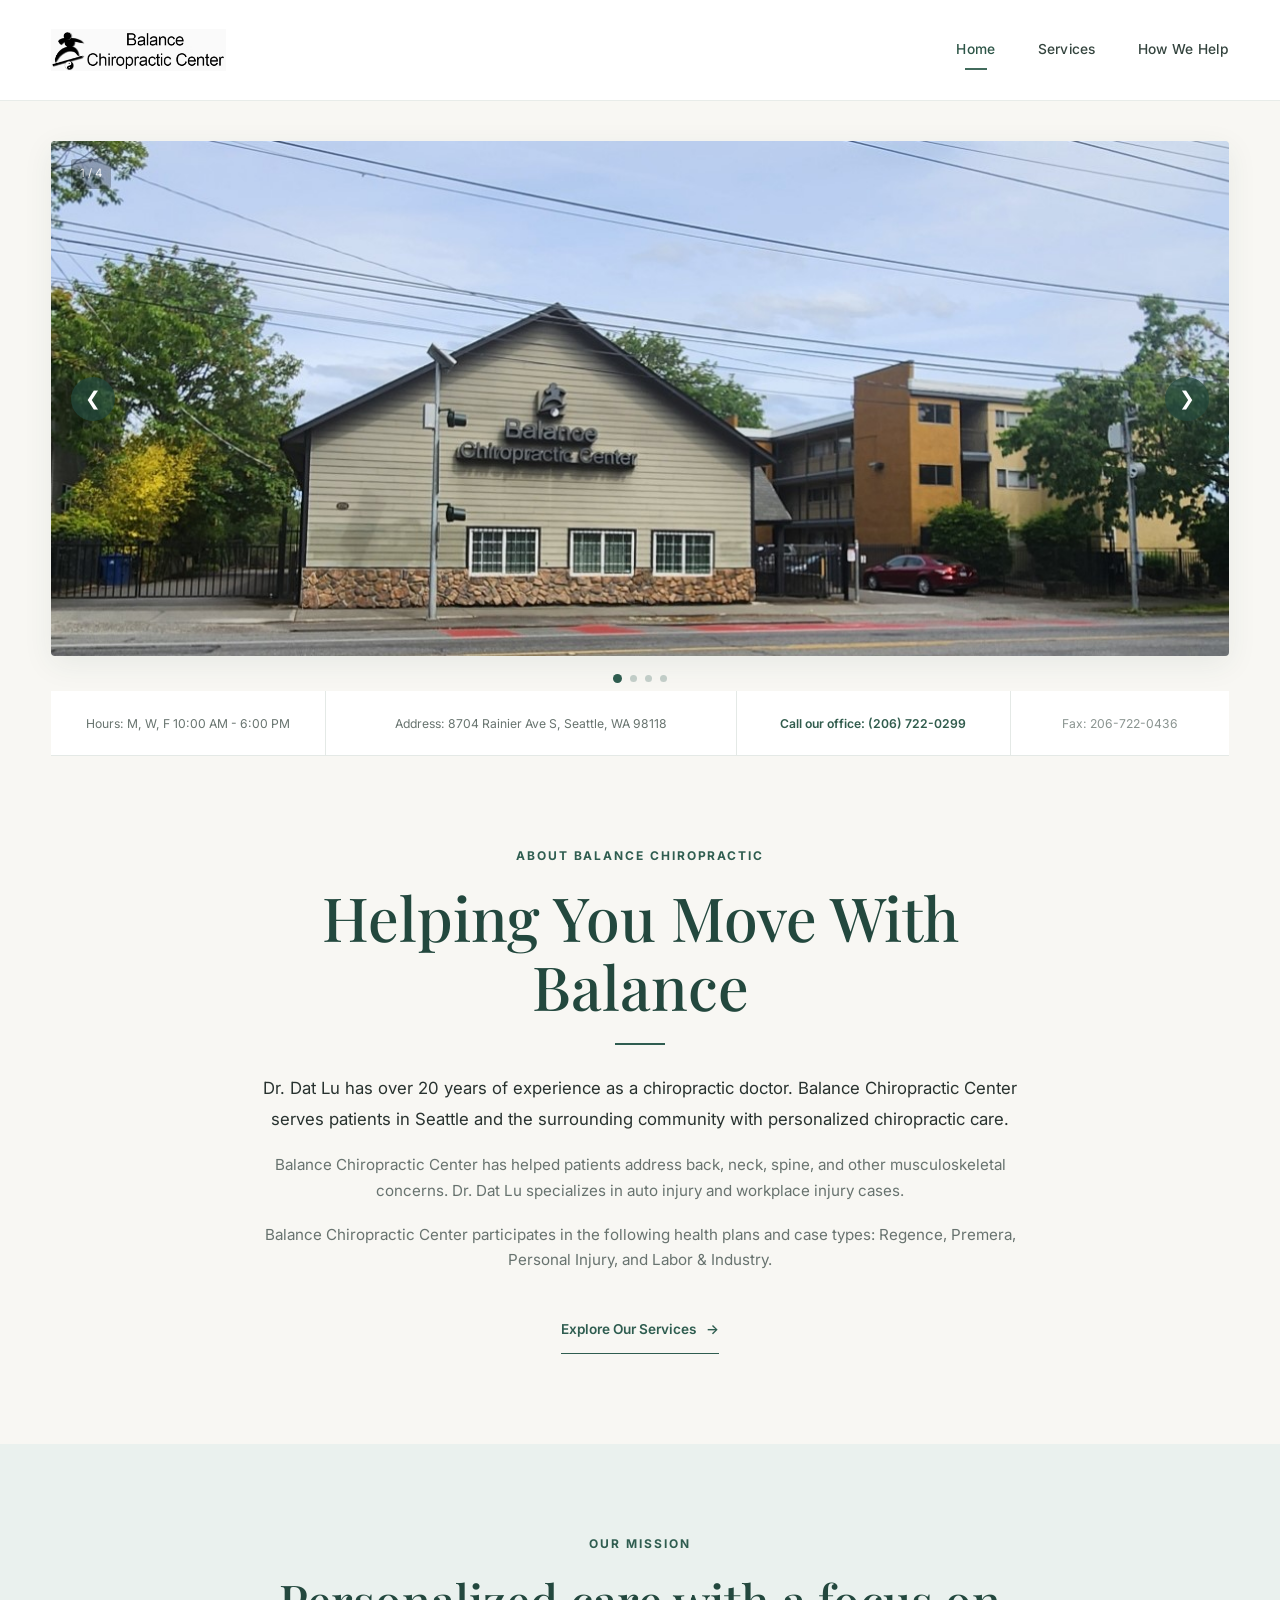
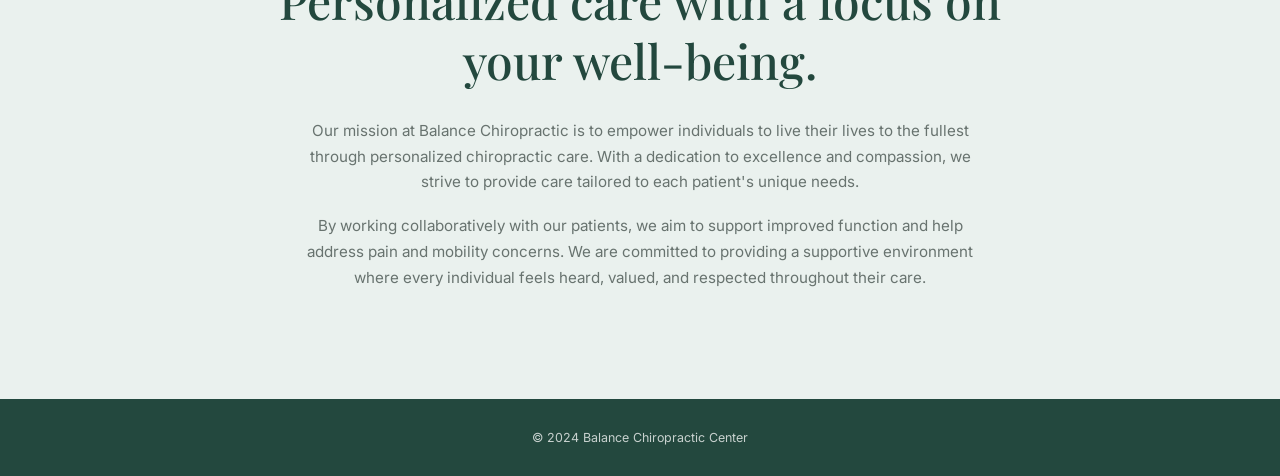
<file: index.html>
<!DOCTYPE html>
<html lang="en">
  <head>
    <meta charset="utf-8">
    <meta name="viewport" content="width=device-width, initial-scale=1">

    <title>Balance Chiropractic Center | Seattle, WA</title>

    <link
      href="https://fonts.googleapis.com/css2?family=Inter:wght@100..900&display=swap"
      rel="stylesheet"
    >
    <link
      href="https://fonts.googleapis.com/css2?family=Playfair+Display:ital,wght@0,400..900;1,400..900&display=swap"
      rel="stylesheet"
    >

    <link rel="stylesheet" href="style.css">
    <script src="index.js" defer></script>
  </head>

  <body>
    <header>
      <nav class="navbar">
        <a href="index.html">
          <img
            class="logo"
            src="img/logo.avif"
            alt="Balance Chiropractic Center"
          >
        </a>

        <div class="links">
          <div class="nav">
            <a href="index.html" aria-current="page">Home</a>
          </div>

          <div class="nav">
            <a href="about.html">Services</a>
          </div>

          <div class="nav">
            <a href="treatment.html">How We Help</a>
          </div>
        </div>
      </nav>
    </header>

    <main>
      <!-- Hero / Office Slideshow -->
      <section class="hero-slideshow" aria-label="Balance Chiropractic Center">
        <div class="slideshow-container">

          <!-- Slide 1 -->
          <div class="mySlides fade">
            <div class="numbertext">1 / 4</div>
            <img
              src="img/office1.jpg"
              alt="Interior of Balance Chiropractic Center"
            >
          </div>

          <!-- Slide 2 -->
          <div class="mySlides fade hidden">
            <div class="numbertext">2 / 4</div>
            <img
              src="img/reception.jpg"
              alt="Reception area at Balance Chiropractic Center"
            >
          </div>

          <!-- Slide 3 -->
          <div class="mySlides fade hidden">
            <div class="numbertext">3 / 4</div>
            <img
              src="img/massage_room.jpg"
              alt="Massage therapy room"
            >
          </div>

          <!-- Slide 4 -->
          <div class="mySlides fade hidden">
            <div class="numbertext">4 / 4</div>
            <img
              src="img/treatment_room.jpg"
              alt="Treatment room at Balance Chiropractic Center"
            >
          </div>

          <!-- Previous / Next buttons -->
          <button
            class="prev"
            type="button"
            onclick="plusSlides(-1)"
            aria-label="Previous slide"
          >
            &#10094;
          </button>

          <button
            class="next"
            type="button"
            onclick="plusSlides(1)"
            aria-label="Next slide"
          >
            &#10095;
          </button>

        </div>

        <!-- Slide indicators -->
        <div class="slideshow-dots" aria-label="Choose a slide">
          <button
            class="dot"
            type="button"
            onclick="currentSlide(1)"
            aria-label="Slide 1"
          ></button>

          <button
            class="dot"
            type="button"
            onclick="currentSlide(2)"
            aria-label="Slide 2"
          ></button>

          <button
            class="dot"
            type="button"
            onclick="currentSlide(3)"
            aria-label="Slide 3"
          ></button>

          <button
            class="dot"
            type="button"
            onclick="currentSlide(4)"
            aria-label="Slide 4"
          ></button>
        </div>
      </section>

      <section class="practice-info" aria-label="Practice information">
        <div class="profile-item">
          <span>Hours: M, W, F 10:00 AM - 6:00 PM</span>
        </div>

        <div class="profile-item">
          <a
            href="https://www.google.com/maps?ll=47.525082,-122.269839&z=17&t=m&hl=en-US&gl=US&mapclient=embed&cid=9637623415479535177"
            target="_blank"
            rel="noopener noreferrer"
          >
            Address: 8704 Rainier Ave S, Seattle, WA 98118
          </a>
        </div>

        <div class="profile-item">
          <a href="tel:206-722-0299">
            Call our office: (206) 722-0299
          </a>
        </div>

        <div class="profile-item">
          <a href="tel:206-722-0436">
            Fax: 206-722-0436
          </a>
        </div>

      </section>

      <!-- About Us -->
      <section class="about-section">
        <div class="about-content">

          <div class="section-label">
            About Balance Chiropractic
          </div>

          <h1>Helping You Move With Balance</h1>

          <p class="about-intro">
            Dr. Dat Lu has over 20 years of experience as a chiropractic
            doctor. Balance Chiropractic Center serves patients in Seattle
            and the surrounding community with personalized chiropractic care.
          </p>

          <p>
            Balance Chiropractic Center has helped patients address back,
            neck, spine, and other musculoskeletal concerns. Dr. Dat Lu
            specializes in auto injury and workplace injury cases.
          </p>

          <p>
            Balance Chiropractic Center participates in the following health
            plans and case types: Regence, Premera, Personal Injury, and
            Labor &amp; Industry.
          </p>

          <a class="section-link" href="about.html">
            Explore Our Services
            <span aria-hidden="true">→</span>
          </a>

        </div>
      </section>


      <!-- Mission -->
      <section class="mission-section">
        <div class="mission-content">

          <div class="section-label">
            Our Mission
          </div>

          <h2>
            Personalized care with a focus on your well-being.
          </h2>

          <p>
            Our mission at Balance Chiropractic is to empower individuals to
            live their lives to the fullest through personalized chiropractic
            care. With a dedication to excellence and compassion, we strive to
            provide care tailored to each patient's unique needs.
          </p>

          <p>
            By working collaboratively with our patients, we aim to support
            improved function and help address pain and mobility concerns.
            We are committed to providing a supportive environment where every
            individual feels heard, valued, and respected throughout their
            care.
          </p>

        </div>
      </section>

    </main>


    <footer>
      <p>&copy; 2024 Balance Chiropractic Center</p>
    </footer>

  </body>
</html>
</file>
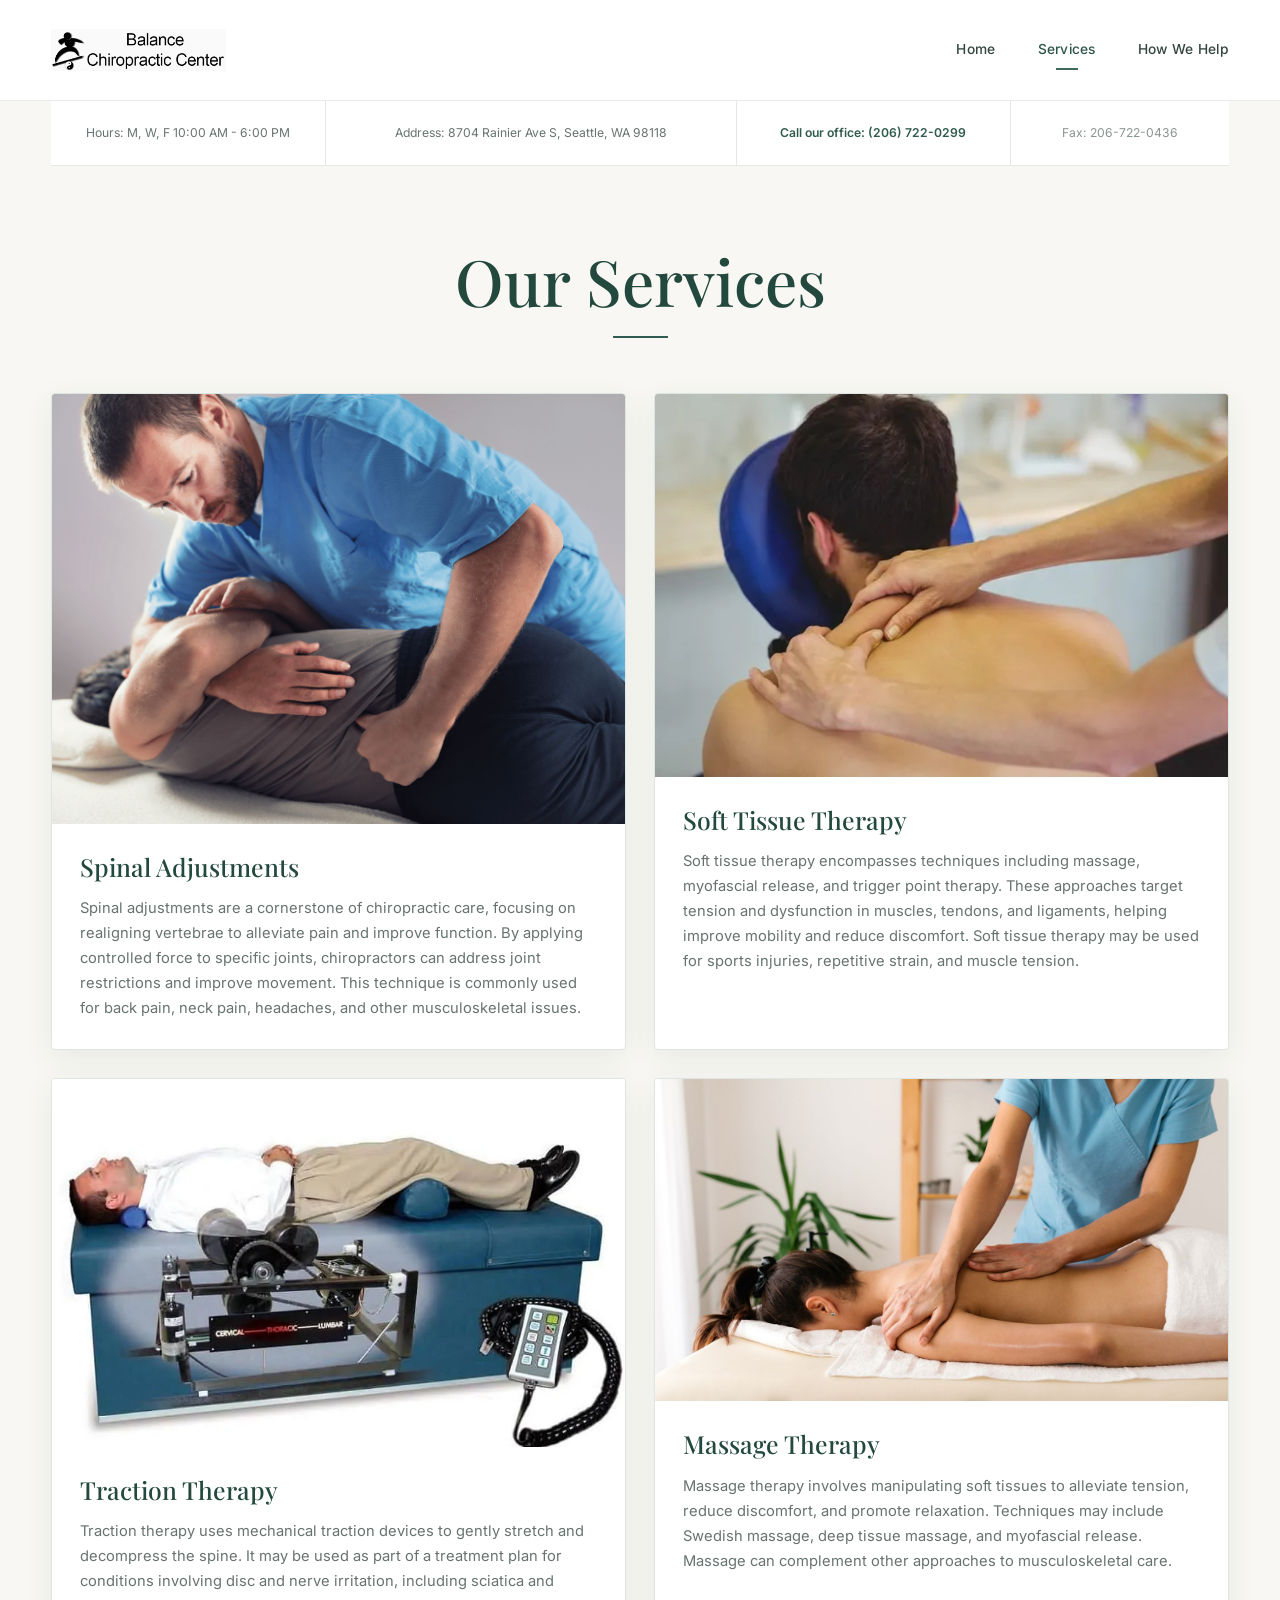
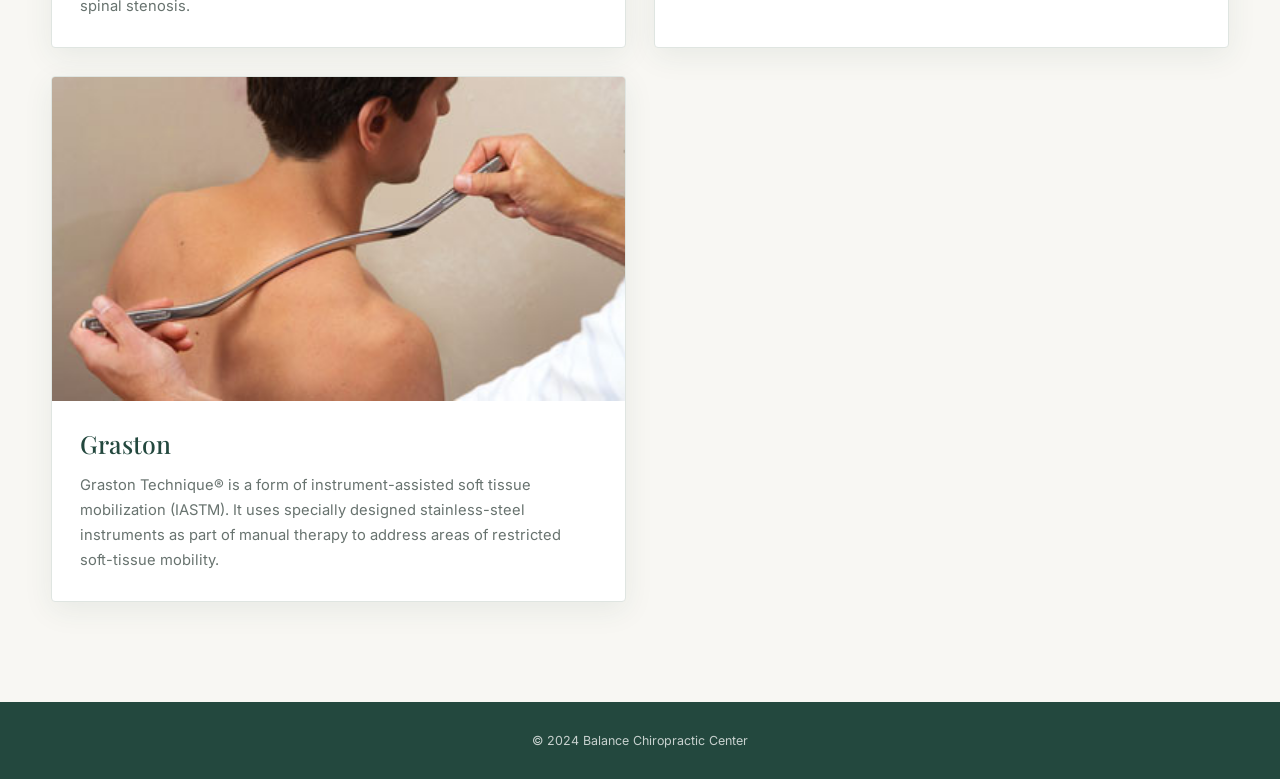
<file: about.html>
<!DOCTYPE html>
<html lang="en">
  <head>
    <meta charset="utf-8">
    <meta name="viewport" content="width=device-width, initial-scale=1">

    <title>Services | Balance Chiropractic Center</title>

    <link
      href="https://fonts.googleapis.com/css2?family=Inter:wght@100..900&display=swap"
      rel="stylesheet"
    >
    <link
      href="https://fonts.googleapis.com/css2?family=Playfair+Display:ital,wght@0,400..900;1,400..900&display=swap"
      rel="stylesheet"
    >

    <link rel="stylesheet" href="style.css">
    <script src="index.js" defer></script>
  </head>

  <body>
    <header>
      <nav class="navbar">
        <a href="index.html">
          <img
            class="logo"
            src="img/logo.avif"
            alt="Balance Chiropractic Center"
          >
        </a>

        <div class="links">
          <div class="nav">
            <a href="index.html">Home</a>
          </div>

          <div class="nav">
            <a href="about.html" aria-current="page">Services</a>
          </div>

          <div class="nav">
            <a href="treatment.html">How We Help</a>
          </div>
        </div>
      </nav>
    </header>

    <main>
      <section class="practice-info" aria-label="Practice information">
        <div class="profile-item">
          <span>Hours: M, W, F 10:00 AM - 6:00 PM</span>
        </div>

        <div class="profile-item">
          <a
            href="https://www.google.com/maps?ll=47.525082,-122.269839&z=17&t=m&hl=en-US&gl=US&mapclient=embed&cid=9637623415479535177"
            target="_blank"
            rel="noopener noreferrer"
          >
            Address: 8704 Rainier Ave S, Seattle, WA 98118
          </a>
        </div>

        <div class="profile-item">
          <a href="tel:206-722-0299">
            Call our office: (206) 722-0299
          </a>
        </div>

        <div class="profile-item">
          <a href="tel:206-722-0436">
            Fax: 206-722-0436
          </a>
        </div>

      </section>


      <section class="services-section">
        <h1 class="page-title">Our Services</h1>

        <div class="services">

          <article class="service-group">
            <div class="service-name">
              <h2>Spinal Adjustments</h2>
              <img
                src="./img/adjustment.png"
                alt="Spinal adjustment therapy"
              >
            </div>

            <p>
              Spinal adjustments are a cornerstone of chiropractic care,
              focusing on realigning vertebrae to alleviate pain and improve
              function. By applying controlled force to specific joints,
              chiropractors can address joint restrictions and improve
              movement. This technique is commonly used for back pain, neck
              pain, headaches, and other musculoskeletal issues.
            </p>
          </article>

          <article class="service-group">
            <div class="service-name">
              <h2>Soft Tissue Therapy</h2>
              <img
                src="./img/soft-tissue.webp"
                alt="Soft tissue therapy"
              >
            </div>

            <p>
              Soft tissue therapy encompasses techniques including massage,
              myofascial release, and trigger point therapy. These approaches
              target tension and dysfunction in muscles, tendons, and
              ligaments, helping improve mobility and reduce discomfort.
              Soft tissue therapy may be used for sports injuries,
              repetitive strain, and muscle tension.
            </p>
          </article>

          <article class="service-group">
            <div class="service-name">
              <h2>Traction Therapy</h2>
              <img
                src="./img/traction.webp"
                alt="Traction therapy"
              >
            </div>

            <p>
              Traction therapy uses mechanical traction devices to gently
              stretch and decompress the spine. It may be used as part of a
              treatment plan for conditions involving disc and nerve
              irritation, including sciatica and spinal stenosis.
            </p>
          </article>

          <article class="service-group">
            <div class="service-name">
              <h2>Massage Therapy</h2>
              <img
                src="./img/massage.jpg"
                alt="Massage therapy"
              >
            </div>

            <p>
              Massage therapy involves manipulating soft tissues to alleviate
              tension, reduce discomfort, and promote relaxation. Techniques
              may include Swedish massage, deep tissue massage, and myofascial
              release. Massage can complement other approaches to
              musculoskeletal care.
            </p>
          </article>

          <article class="service-group">
            <div class="service-name">
              <h2>Graston</h2>
              <img
                src="./img/graston.jpg"
                alt="Graston instrument-assisted therapy"
              >
            </div>

            <p>
              Graston Technique® is a form of instrument-assisted soft tissue
              mobilization (IASTM). It uses specially designed stainless-steel
              instruments as part of manual therapy to address areas of
              restricted soft-tissue mobility.
            </p>
          </article>

        </div>
      </section>
    </main>

    <footer>
      <p>&copy; 2024 Balance Chiropractic Center</p>
    </footer>
  </body>
</html>
</file>
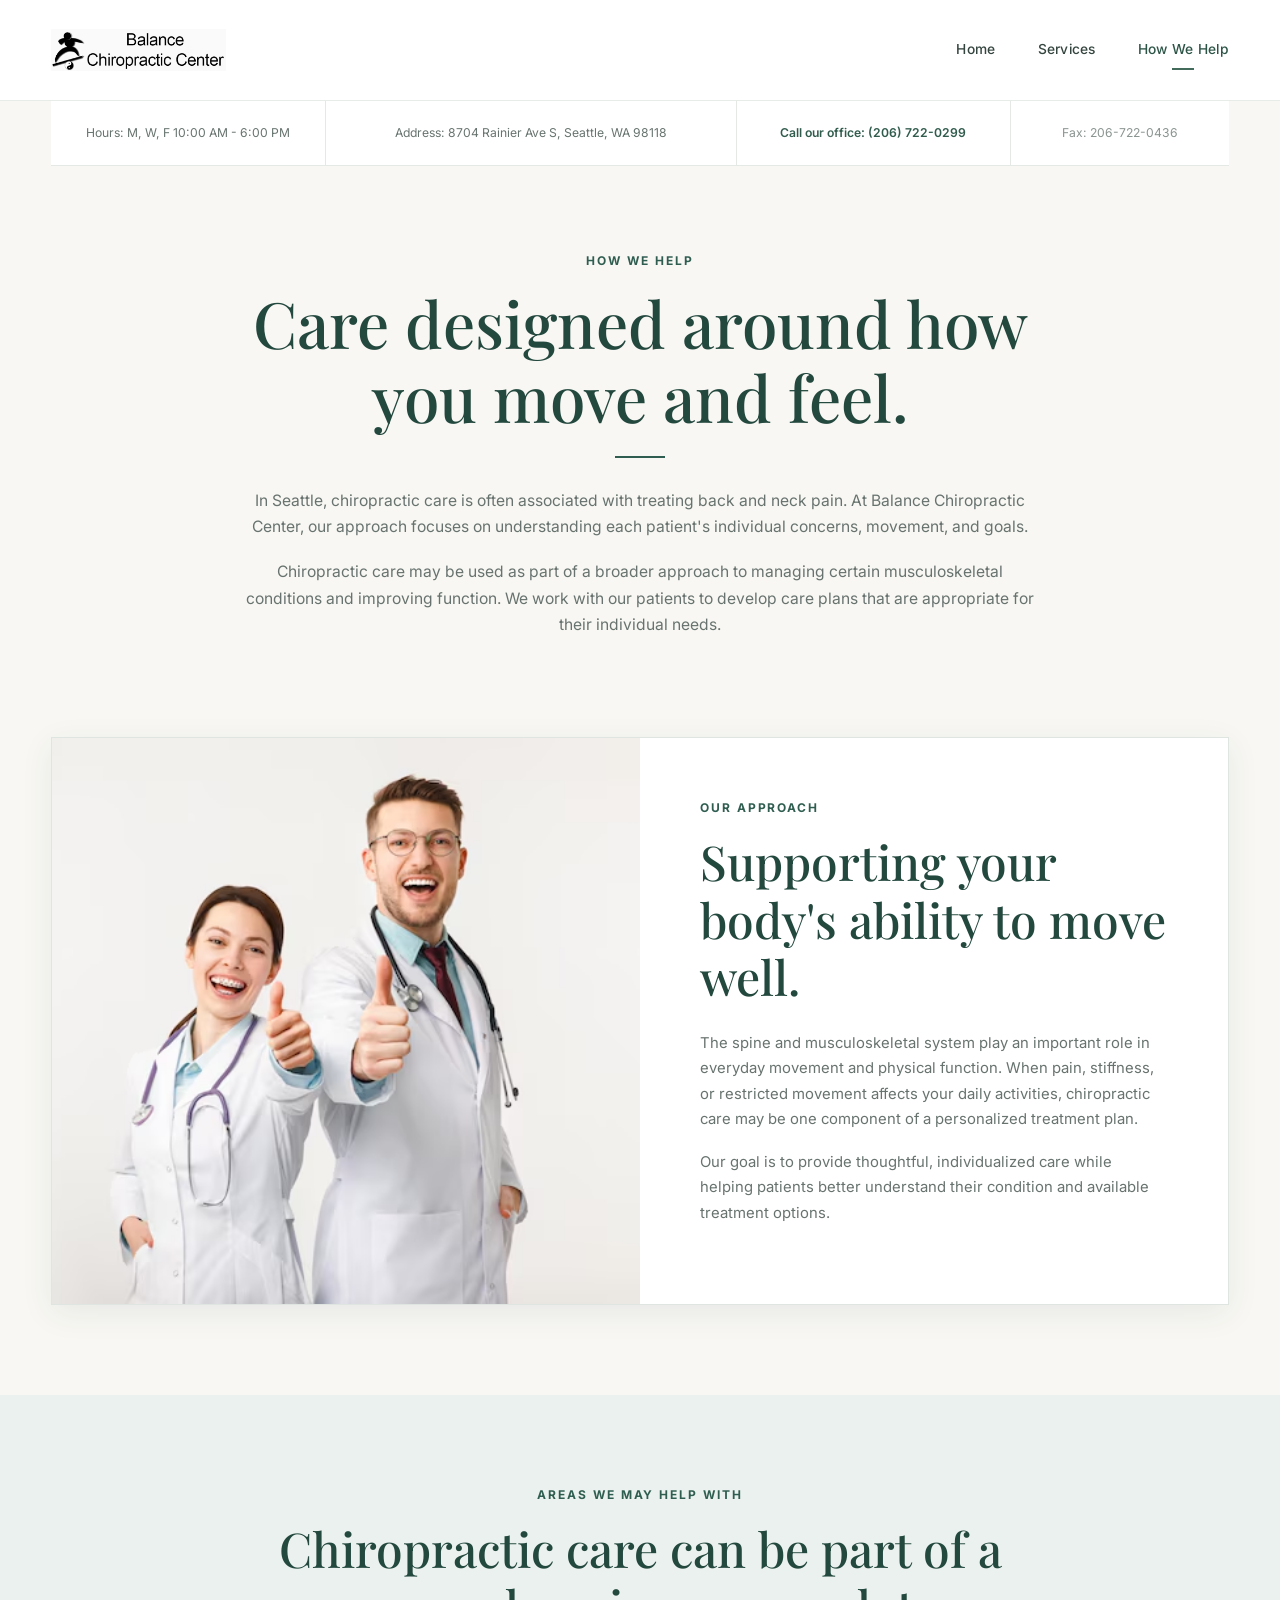
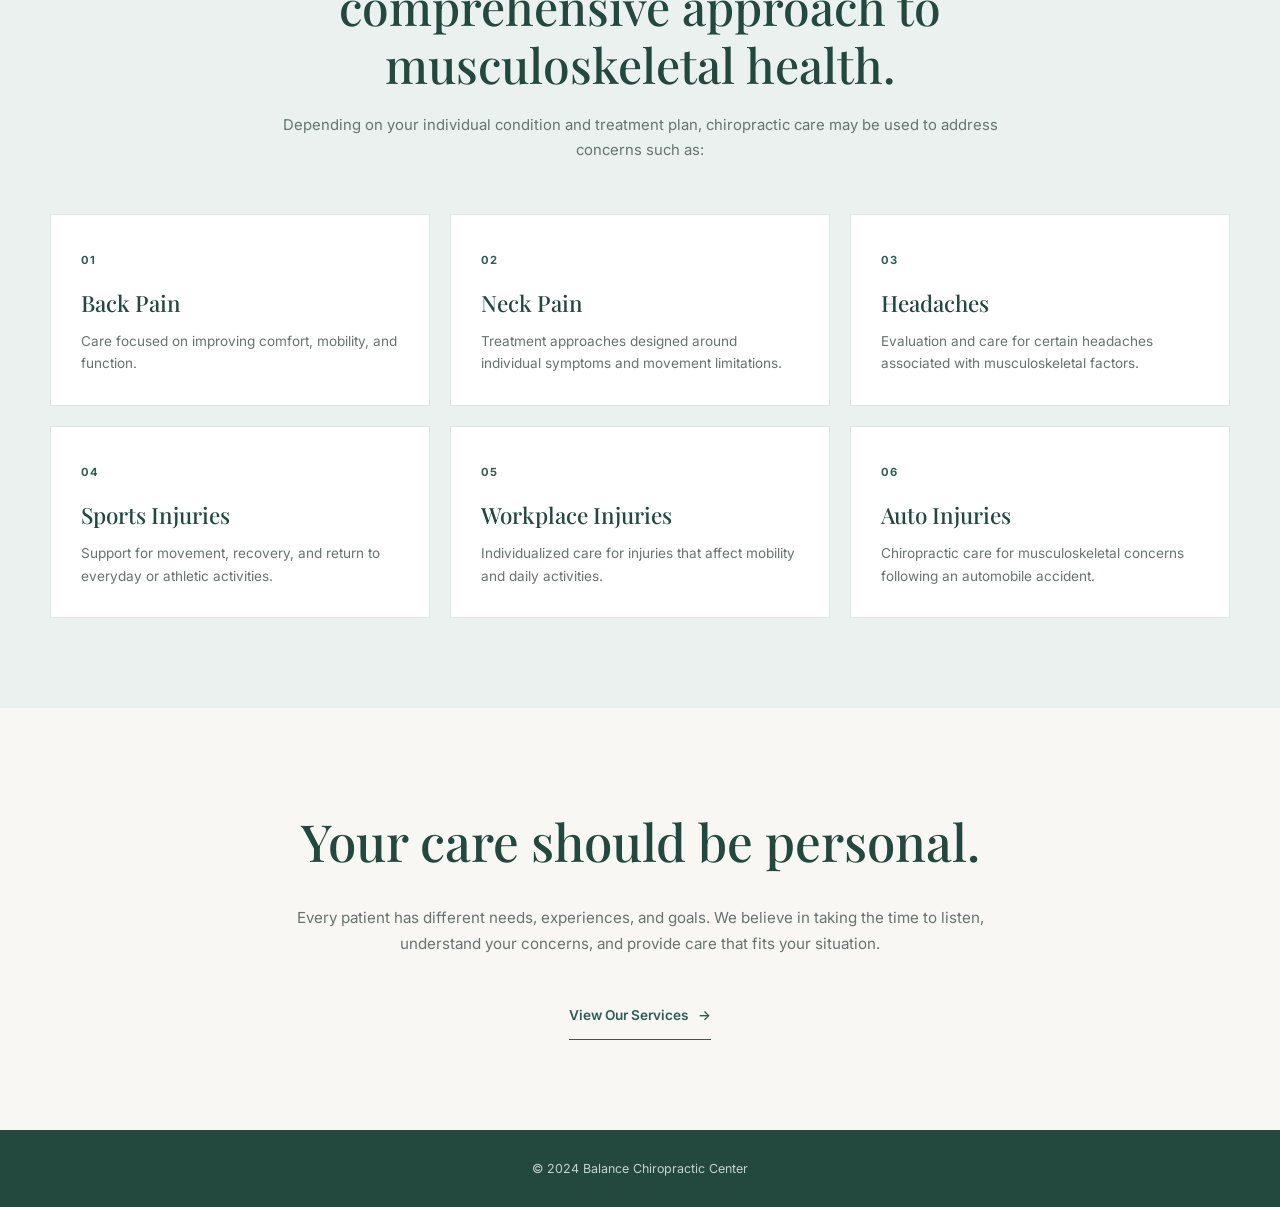
<file: treatment.html>
<!DOCTYPE html>
<html lang="en">
  <head>
    <meta charset="utf-8">
    <meta name="viewport" content="width=device-width, initial-scale=1">

    <title>How We Help | Balance Chiropractic Center</title>

    <link
      href="https://fonts.googleapis.com/css2?family=Inter:wght@100..900&display=swap"
      rel="stylesheet"
    >

    <link
      href="https://fonts.googleapis.com/css2?family=Playfair+Display:ital,wght@0,400..900;1,400..900&display=swap"
      rel="stylesheet"
    >

    <link rel="stylesheet" href="style.css">
    <script src="index.js" defer></script>
  </head>

  <body>
    <header>
      <nav class="navbar">
        <a href="index.html">
          <img
            class="logo"
            src="img/logo.avif"
            alt="Balance Chiropractic Center"
          >
        </a>

        <div class="links">
          <div class="nav">
            <a href="index.html">Home</a>
          </div>

          <div class="nav">
            <a href="about.html">Services</a>
          </div>

          <div class="nav">
            <a href="treatment.html" aria-current="page">
              How We Help
            </a>
          </div>
        </div>
      </nav>
    </header>


    <main>

      <section class="practice-info" aria-label="Practice information">

        <div class="profile-item">
          <span>Hours: M, W, F 10:00 AM - 6:00 PM</span>
        </div>

        <div class="profile-item">
          <a
            href="https://www.google.com/maps?ll=47.525082,-122.269839&z=17&t=m&hl=en-US&gl=US&mapclient=embed&cid=9637623415479535177"
            target="_blank"
            rel="noopener noreferrer"
          >
            Address: 8704 Rainier Ave S, Seattle, WA 98118
          </a>
        </div>

        <div class="profile-item">
          <a href="tel:206-722-0299">
            Call our office: (206) 722-0299
          </a>
        </div>

        <div class="profile-item">
          <a href="tel:206-722-0436">
            Fax: 206-722-0436
          </a>
      </section>

      <!-- Introduction -->
      <section class="care-intro">
        <div class="care-intro-content">

          <div class="section-label">
            How We Help
          </div>

          <h1>
            Care designed around how you move and feel.
          </h1>

          <p>
            In Seattle, chiropractic care is often associated with treating
            back and neck pain. At Balance Chiropractic Center, our approach
            focuses on understanding each patient's individual concerns,
            movement, and goals.
          </p>

          <p>
            Chiropractic care may be used as part of a broader approach to
            managing certain musculoskeletal conditions and improving function.
            We work with our patients to develop care plans that are
            appropriate for their individual needs.
          </p>

        </div>
      </section>


      <!-- Doctor / Philosophy -->
      <section class="doctor-section">

        <div class="doctor-image">
          <img
            src="./img/doctor.avif"
            alt="Dr. Dat Lu at Balance Chiropractic Center"
          >
        </div>

        <div class="doctor-content">

          <div class="section-label">
            Our Approach
          </div>

          <h2>
            Supporting your body's ability to move well.
          </h2>

          <p>
            The spine and musculoskeletal system play an important role in
            everyday movement and physical function. When pain, stiffness, or
            restricted movement affects your daily activities, chiropractic
            care may be one component of a personalized treatment plan.
          </p>

          <p>
            Our goal is to provide thoughtful, individualized care while
            helping patients better understand their condition and available
            treatment options.
          </p>

        </div>

      </section>


      <!-- Benefits -->
      <section class="benefits-section">

        <div class="benefits-heading">

          <div class="section-label">
            Areas We May Help With
          </div>

          <h2>
            Chiropractic care can be part of a comprehensive approach to
            musculoskeletal health.
          </h2>

          <p>
            Depending on your individual condition and treatment plan,
            chiropractic care may be used to address concerns such as:
          </p>

        </div>


        <div class="benefits-grid">

          <div class="benefit-card">
            <span>01</span>
            <h3>Back Pain</h3>
            <p>
              Care focused on improving comfort, mobility, and function.
            </p>
          </div>

          <div class="benefit-card">
            <span>02</span>
            <h3>Neck Pain</h3>
            <p>
              Treatment approaches designed around individual symptoms and
              movement limitations.
            </p>
          </div>

          <div class="benefit-card">
            <span>03</span>
            <h3>Headaches</h3>
            <p>
              Evaluation and care for certain headaches associated with
              musculoskeletal factors.
            </p>
          </div>

          <div class="benefit-card">
            <span>04</span>
            <h3>Sports Injuries</h3>
            <p>
              Support for movement, recovery, and return to everyday or
              athletic activities.
            </p>
          </div>

          <div class="benefit-card">
            <span>05</span>
            <h3>Workplace Injuries</h3>
            <p>
              Individualized care for injuries that affect mobility and daily
              activities.
            </p>
          </div>

          <div class="benefit-card">
            <span>06</span>
            <h3>Auto Injuries</h3>
            <p>
              Chiropractic care for musculoskeletal concerns following an
              automobile accident.
            </p>
          </div>

        </div>

      </section>


      <!-- Closing -->
      <section class="care-closing">

        <div class="care-closing-content">

          <h2>
            Your care should be personal.
          </h2>

          <p>
            Every patient has different needs, experiences, and goals. We
            believe in taking the time to listen, understand your concerns,
            and provide care that fits your situation.
          </p>

          <a class="section-link" href="about.html">
            View Our Services
            <span aria-hidden="true">→</span>
          </a>

        </div>

      </section>

    </main>


    <footer>
      <p>&copy; 2024 Balance Chiropractic Center</p>
    </footer>

  </body>
</html>
</file>
<file: style.css>
/* =========================
   Base
========================= */

:root {
  --green: #2f5d50;
  --green-dark: #23483e;
  --green-light: #eaf1ee;
  --cream: #f8f7f3;
  --white: #ffffff;
  --text: #28322f;
  --muted: #68736f;
  --border: #dfe5e1;
  --shadow: 0 8px 30px rgba(35, 72, 62, 0.08);
}

* {
  box-sizing: border-box;
}

html {
  scroll-behavior: smooth;
}

body {
  margin: 0;
  background: var(--cream);
  color: var(--text);
  font-family: "Inter", sans-serif;
  line-height: 1.7;
}

a {
  color: inherit;
  text-decoration: none;
}

img {
  display: block;
  max-width: 100%;
}

.flex-container {
  display: flex;
}


/* =========================
   Header / Navigation
========================= */

header {
  width: 100%;
  background: #ffffff;
  border-bottom: 1px solid #e8ece9;
}

.navbar {
  width: min(1200px, 92%);
  min-height: 100px;
  margin: 0 auto;

  display: flex;
  align-items: center;
  justify-content: space-between;
}

.navbar > a {
  display: flex;
  align-items: center;
}

.logo {
  width: 175px;
  height: auto;
  display: block;
}

.links {
  display: flex;
  align-items: center;
  gap: 42px;
}

.nav {
  display: flex;
  align-items: center;
}

.nav a {
  position: relative;

  padding: 10px 0;

  color: #34443e;
  font-family: "Inter", sans-serif;
  font-size: 0.86rem;
  font-weight: 500;
  letter-spacing: 0.02em;

  transition: color 0.2s ease;
}

.nav a::after {
  content: "";

  position: absolute;
  left: 50%;
  bottom: 2px;

  width: 0;
  height: 2px;

  background: #426b5c;

  transform: translateX(-50%);
  transition: width 0.25s ease;
}

.nav a:hover {
  color: #426b5c;
}

.nav a:hover::after,
.nav a[aria-current="page"]::after {
  width: 22px;
}

.nav a[aria-current="page"] {
  color: #2d5547;
}


/* =========================
   Header Responsive
========================= */

@media (max-width: 700px) {

  .navbar {
    min-height: auto;
    padding: 20px 0;

    flex-direction: column;
    gap: 18px;
  }

  .logo {
    width: 155px;
  }

  .links {
    gap: 28px;
  }

  .nav a {
    font-size: 0.8rem;
  }
}


@media (max-width: 450px) {

  .navbar {
    width: 90%;
  }

  .links {
    width: 100%;
    justify-content: center;
    gap: 20px;
  }

  .nav a {
    font-size: 0.75rem;
  }
}

/* =========================
   Practice Information Bar
========================= */

.practice-info {
  width: min(1200px, 92%);
  margin: 0 auto;

  display: grid;
  grid-template-columns: 1fr 1.5fr 1fr 0.8fr;
  align-items: center;

  border-bottom: 1px solid #e4e9e6;
  background: #ffffff;
}

.profile-item {
  min-height: 64px;

  display: flex;
  align-items: center;
  justify-content: center;

  padding: 12px 20px;

  color: #68746f;
  font-size: 0.76rem;
  line-height: 1.4;
  text-align: center;
}

.profile-item + .profile-item {
  border-left: 1px solid #e4e9e6;
}

.profile-item a {
  color: inherit;
  text-decoration: none;

  transition: color 0.2s ease;
}

.profile-item a:hover {
  color: #315c4d;
}


/* Phone */

.profile-item:nth-child(3) a {
  color: #315c4d;
  font-weight: 600;
}

.profile-item:nth-child(3) a:hover {
  color: #23483e;
}


/* Fax */

.profile-item:nth-child(4) {
  color: #8a9490;
}


/* =========================
   Practice Info Responsive
========================= */

@media (max-width: 900px) {

  .practice-info {
    grid-template-columns: repeat(2, 1fr);
  }

  .profile-item {
    min-height: 58px;
  }

  .profile-item:nth-child(3) {
    border-left: 0;
    border-top: 1px solid #e4e9e6;
  }

  .profile-item:nth-child(4) {
    border-top: 1px solid #e4e9e6;
  }
}


@media (max-width: 600px) {

  .practice-info {
    width: 100%;
    grid-template-columns: 1fr;
  }

  .profile-item {
    min-height: 52px;
    padding: 10px 15px;

    border-left: 0 !important;
    border-bottom: 1px solid #e4e9e6;
  }

  .profile-item:last-child {
    border-bottom: 0;
  }
}

/* =========================
   Services Section
========================= */

.more {
  width: min(1180px, 92%);
  margin: 0 auto;
  padding: 80px 0 100px;
}

.page-title {
  margin: 0 0 55px;
  color: var(--green-dark);
  font-family: "Playfair Display", serif;
  font-size: clamp(2.5rem, 5vw, 4.2rem);
  font-weight: 500;
  line-height: 1.1;
  text-align: center;
}

.page-title::after {
  content: "";
  display: block;
  width: 55px;
  height: 2px;
  margin: 20px auto 0;
  background: var(--green);
}

.services {
  display: grid;
  grid-template-columns: repeat(2, minmax(0, 1fr));
  gap: 28px;
}

.service-group {
  flex-direction: column;
  overflow: hidden;
  background: var(--white);
  border: 1px solid var(--border);
  border-radius: 4px;
  box-shadow: var(--shadow);
  transition:
    transform 0.25s ease,
    box-shadow 0.25s ease;
}

.service-group:hover {
  transform: translateY(-4px);
  box-shadow: 0 14px 38px rgba(35, 72, 62, 0.12);
}

.service-name {
  flex-direction: column;
}

.service-name h2 {
  order: 2;
  margin: 0;
  padding: 22px 28px 8px;
  color: var(--green-dark);
  font-family: "Playfair Display", serif;
  font-size: 1.55rem;
  font-weight: 500;
}

.service-group p {
  margin: 0;
  padding: 0 28px 28px;
  color: var(--muted);
  font-size: 0.92rem;
}

/* =========================
   Services Images
========================= */

.service-name {
  display: flex;
  flex-direction: column;
}

.service-name img {
  display: block;
  width: 100%;
  height: auto;
  max-width: 100%;
  object-fit: contain;
  background: #f3f5f3;
}

.service-name h2 {
  order: 2;
  margin: 0;
  padding: 22px 28px 8px;

  color: var(--green-dark);
  font-family: "Playfair Display", serif;
  font-size: 1.55rem;
  font-weight: 500;
}

.service-name img {
  order: 1;
}

.services-section {
  width: min(1180px, 92%);
  margin: 0 auto;
  padding: 80px 0 100px;
}

/* =========================
   Footer
========================= */

footer {
  padding: 28px 20px;
  background: var(--green-dark);
  color: rgba(255, 255, 255, 0.75);
  text-align: center;
  font-size: 0.78rem;
}

footer p {
  margin: 0;
}


/* =========================
   Responsive
========================= */

@media (max-width: 800px) {
  .navbar {
    min-height: auto;
    padding: 20px 0;
    flex-direction: column;
    gap: 18px;
  }

  .links {
    gap: 24px;
  }

  .profile-details {
    padding: 14px 0;
  }

  .profile-link {
    width: 50%;
    justify-content: center;
    padding: 7px 12px;
  }

  .profile-link:nth-child(3) {
    border-left: 0;
  }

  .more {
    padding: 60px 0 70px;
  }

  .services {
    grid-template-columns: 1fr;
  }
}

@media (max-width: 520px) {
  .logo {
    width: 125px;
  }

  .links {
    gap: 18px;
  }

  .nav a {
    font-size: 0.8rem;
  }

  .profile-link {
    width: 100%;
    border-left: 0 !important;
    border-bottom: 1px solid var(--border);
  }

  .profile-link:last-child {
    border-bottom: 0;
  }

  .page-title {
    margin-bottom: 40px;
  }

  .service-name h2 {
    padding: 20px 22px 8px;
  }

  .service-name img {
    height: 220px;
  }

  .service-group p {
    padding: 0 22px 24px;
  }
}

 /* =========================
    Homepage Slideshow
 ========================= */

 .hero-slideshow {
   width: min(1180px, 92%);
   margin: 40px auto 0;
 }

 .slideshow-container {
   position: relative;
   overflow: hidden;
   width: 100%;
   aspect-ratio: 16 / 7;
   background: var(--green-light);
   border-radius: 4px;
   box-shadow: var(--shadow);
 }

 .mySlides {
   width: 100%;
   height: 100%;
 }

 .mySlides img {
   width: 100%;
   height: 100%;
   object-fit: cover;
 }

 .hidden {
   display: none;
 }

 .numbertext {
   position: absolute;
   top: 18px;
   left: 20px;
   z-index: 2;
   padding: 5px 9px;
   color: rgba(255, 255, 255, 0.9);
   background: rgba(0, 0, 0, 0.25);
   border-radius: 3px;
   font-size: 0.72rem;
 }

 .prev,
 .next {
   position: absolute;
   top: 50%;
   z-index: 3;
   width: 44px;
   height: 44px;
   border: 0;
   border-radius: 50%;
   color: var(--white);
   background: rgba(35, 72, 62, 0.72);
   font-size: 1.2rem;
   cursor: pointer;
   transform: translateY(-50%);
   transition:
     background 0.2s ease,
     transform 0.2s ease;
 }

 .prev {
   left: 20px;
 }

 .next {
   right: 20px;
 }

 .prev:hover,
 .next:hover {
   background: var(--green-dark);
   transform: translateY(-50%) scale(1.05);
 }

 .slideshow-dots {
   display: flex;
   justify-content: center;
   align-items: center;
   gap: 8px;
   padding: 18px 0 8px;
 }

 .dot {
   width: 7px;
   height: 7px;
   padding: 0;
   border: 0;
   border-radius: 50%;
   background: #c4cfca;
   cursor: pointer;
   transition:
     background 0.2s ease,
     transform 0.2s ease;
 }

 .dot:hover {
   background: var(--green);
   transform: scale(1.2);
 }

 .dot.active {
   width: 9px;
   height: 9px;
   background: var(--green);
 }


 /* =========================
    Homepage About Section
 ========================= */

 .about-section {
   width: min(100%, 1180px);
   margin: 0 auto;
   padding: 90px 0;
 }

 .about-content {
   max-width: 760px;
   margin: 0 auto;
   text-align: center;
 }

 .section-label {
   margin-bottom: 15px;
   color: var(--green);
   font-size: 0.75rem;
   font-weight: 700;
   letter-spacing: 0.16em;
   text-transform: uppercase;
 }

 .about-content h1 {
   margin: 0 0 28px;
   color: var(--green-dark);
   font-family: "Playfair Display", serif;
   font-size: clamp(2.4rem, 5vw, 3.8rem);
   font-weight: 500;
   line-height: 1.15;
 }

 .about-content h1::after {
   content: "";
   display: block;
   width: 50px;
   height: 2px;
   margin: 22px auto 0;
   background: var(--green);
 }

 .about-content p {
   margin: 0 auto 18px;
   color: var(--muted);
   font-size: 0.95rem;
 }

 .about-content .about-intro {
   color: var(--text);
   font-size: 1.05rem;
   line-height: 1.8;
 }

 .section-link {
   display: inline-flex;
   align-items: center;
   gap: 10px;
   margin-top: 15px;
   padding: 12px 0;
   color: var(--green);
   border-bottom: 1px solid var(--green);
   font-size: 0.85rem;
   font-weight: 600;
   transition:
     color 0.2s ease,
     gap 0.2s ease;
 }

 .section-link:hover {
   color: var(--green-dark);
   gap: 15px;
 }


 /* =========================
    Mission Section
 ========================= */

 .mission-section {
   padding: 90px 20px;
   background: var(--green-light);
 }

 .mission-content {
   width: min(780px, 100%);
   margin: 0 auto;
   text-align: center;
 }

 .mission-content h2 {
   margin: 0 auto 28px;
   color: var(--green-dark);
   font-family: "Playfair Display", serif;
   font-size: clamp(2rem, 4vw, 3rem);
   font-weight: 500;
   line-height: 1.25;
 }

 .mission-content p {
   max-width: 700px;
   margin: 0 auto 18px;
   color: var(--muted);
   font-size: 0.95rem;
 }


 /* =========================
    Homepage Responsive
 ========================= */

 @media (max-width: 800px) {
   .hero-slideshow {
     width: 100%;
     margin-top: 0;
   }

   .slideshow-container {
     border-radius: 0;
     aspect-ratio: 4 / 3;
   }

   .about-section {
     width: 92%;
     padding: 65px 0;
   }

   .mission-section {
     padding: 65px 20px;
   }
 }

 @media (max-width: 520px) {
   .slideshow-container {
     aspect-ratio: 1 / 0.85;
   }

   .prev,
   .next {
     width: 36px;
     height: 36px;
     font-size: 1rem;
   }

   .prev {
     left: 12px;
   }

   .next {
     right: 12px;
   }

   .numbertext {
     top: 12px;
     left: 12px;
   }

   .about-content h1 {
     font-size: 2.3rem;
   }

   .mission-content h2 {
     font-size: 2rem;
   }
 }


/* =========================
   How We Help
========================= */

.care-intro {
  width: min(1180px, 92%);
  margin: 0 auto;
  padding: 85px 0 80px;
}

.care-intro-content {
  max-width: 800px;
  margin: 0 auto;
  text-align: center;
}

.care-intro h1 {
  margin: 0 0 30px;
  color: var(--green-dark);
  font-family: "Playfair Display", serif;
  font-size: clamp(2.5rem, 5vw, 4rem);
  font-weight: 500;
  line-height: 1.15;
}

.care-intro h1::after {
  content: "";
  display: block;
  width: 50px;
  height: 2px;
  margin: 22px auto 0;
  background: var(--green);
}

.care-intro p {
  margin: 0 auto 18px;
  color: var(--muted);
  font-size: 0.98rem;
}


/* =========================
   Doctor / Approach
========================= */

.doctor-section {
  display: grid;
  grid-template-columns: 1fr 1fr;
  width: min(1180px, 92%);
  margin: 0 auto 90px;
  background: var(--white);
  border: 1px solid var(--border);
  box-shadow: var(--shadow);
}

.doctor-image {
  min-height: 500px;
}

.doctor-image img {
  width: 100%;
  height: 100%;
  min-height: 500px;
  object-fit: cover;
}

.doctor-content {
  display: flex;
  flex-direction: column;
  justify-content: center;
  padding: 60px;
}

.doctor-content h2 {
  margin: 0 0 25px;
  color: var(--green-dark);
  font-family: "Playfair Display", serif;
  font-size: clamp(2rem, 4vw, 3rem);
  font-weight: 500;
  line-height: 1.2;
}

.doctor-content p {
  margin: 0 0 18px;
  color: var(--muted);
  font-size: 0.93rem;
}


/* =========================
   Areas We Help With
========================= */

.benefits-section {
  padding: 90px 20px;
  background: var(--green-light);
}

.benefits-heading {
  width: min(760px, 100%);
  margin: 0 auto 50px;
  text-align: center;
}

.benefits-heading h2 {
  margin: 0 0 20px;
  color: var(--green-dark);
  font-family: "Playfair Display", serif;
  font-size: clamp(2rem, 4vw, 3rem);
  font-weight: 500;
  line-height: 1.2;
}

.benefits-heading p {
  margin: 0;
  color: var(--muted);
  font-size: 0.93rem;
}

.benefits-grid {
  display: grid;
  grid-template-columns: repeat(3, 1fr);
  gap: 20px;
  width: min(1180px, 100%);
  margin: 0 auto;
}

.benefit-card {
  padding: 30px;
  background: var(--white);
  border: 1px solid var(--border);
  transition:
    transform 0.2s ease,
    box-shadow 0.2s ease;
}

.benefit-card:hover {
  transform: translateY(-3px);
  box-shadow: var(--shadow);
}

.benefit-card span {
  color: var(--green);
  font-size: 0.7rem;
  font-weight: 700;
  letter-spacing: 0.12em;
}

.benefit-card h3 {
  margin: 12px 0 8px;
  color: var(--green-dark);
  font-family: "Playfair Display", serif;
  font-size: 1.4rem;
  font-weight: 500;
}

.benefit-card p {
  margin: 0;
  color: var(--muted);
  font-size: 0.85rem;
  line-height: 1.65;
}

/* =========================
   Closing Section
========================= */

.care-closing {
  padding: 90px 20px;
  background: var(--cream);
}

.care-closing-content {
  width: min(700px, 100%);
  margin: 0 auto;
  text-align: center;
}

.care-closing h2 {
  margin: 0 0 20px;
  color: var(--green-dark);
  font-family: "Playfair Display", serif;
  font-size: clamp(2.2rem, 4vw, 3.2rem);
  font-weight: 500;
}

.care-closing p {
  margin: 0 auto 20px;
  color: var(--muted);
  font-size: 0.95rem;
}


/* =========================
   Responsive
========================= */

@media (max-width: 850px) {

  .doctor-section {
    grid-template-columns: 1fr;
  }

  .doctor-image,
  .doctor-image img {
    min-height: 400px;
  }

  .doctor-content {
    padding: 45px;
  }

  .benefits-grid {
    grid-template-columns: repeat(2, 1fr);
  }
}


@media (max-width: 600px) {

  .care-intro {
    padding: 60px 0;
  }

  .doctor-section {
    width: 92%;
    margin-bottom: 60px;
  }

  .doctor-image,
  .doctor-image img {
    min-height: 320px;
  }

  .doctor-content {
    padding: 35px 25px;
  }

  .benefits-section {
    padding: 65px 20px;
  }

  .benefits-grid {
    grid-template-columns: 1fr;
  }

  .benefit-card {
    padding: 25px;
  }

  .care-closing {
    padding: 65px 20px;
  }
}
</file>
